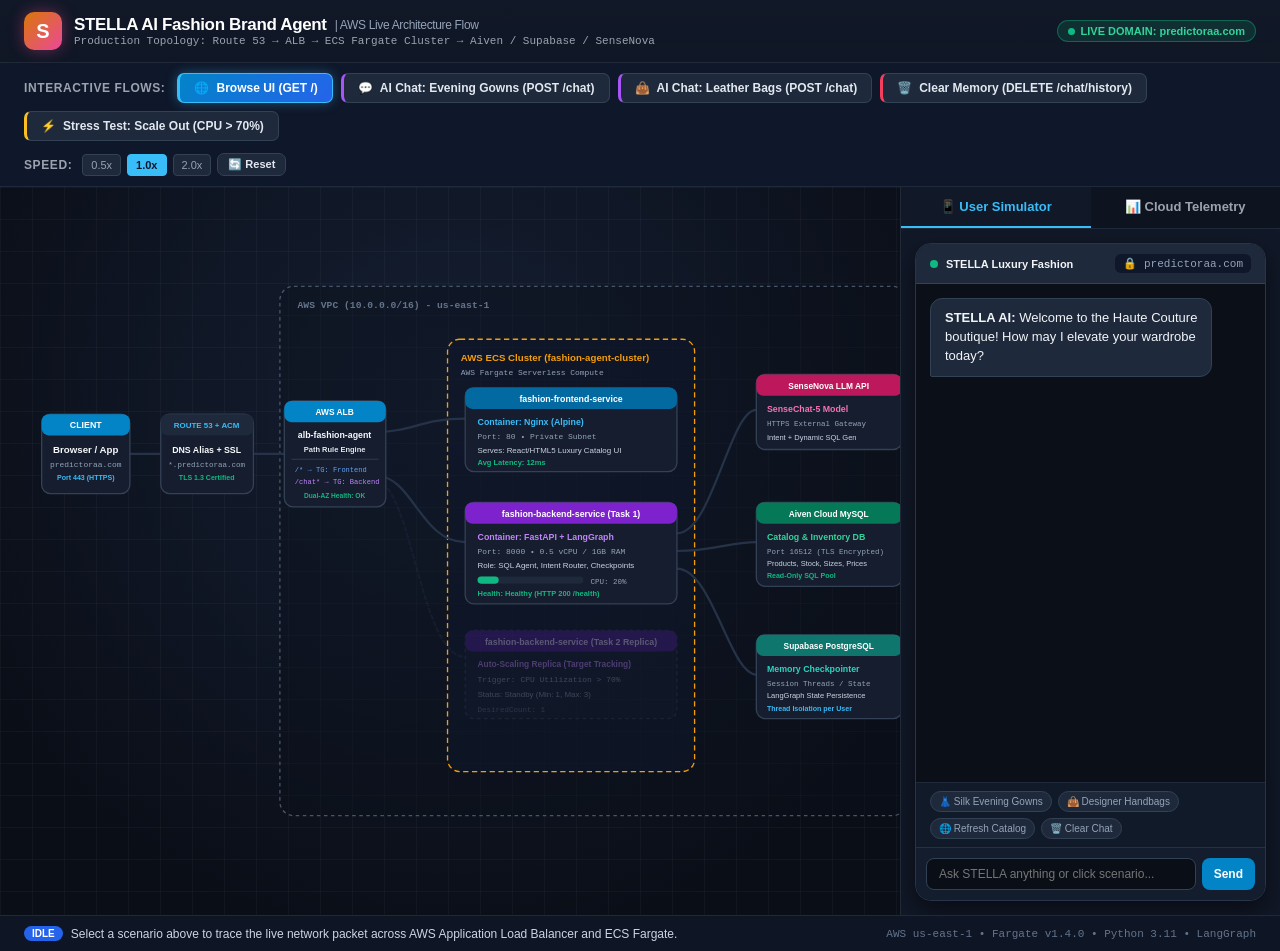
<file: docs/architecture_visualizer.html>
<!DOCTYPE html>
<html lang="en">
<head>
  <meta charset="UTF-8">
  <meta name="viewport" content="width=device-width, initial-scale=1.0">
  <title>STELLA AI — Interactive Production Architecture & Traffic Visualizer</title>
  <style>
    :root {
      --bg-dark: #0a0e17;
      --bg-panel: #111827;
      --bg-card: #1f293d;
      --border-color: #374151;
      --text-main: #f3f4f6;
      --text-muted: #9ca3af;
      --aws-orange: #ff9900;
      --blue-accent: #38bdf8;
      --purple-accent: #a855f7;
      --green-accent: #10b981;
      --pink-accent: #ec4899;
      --red-accent: #f43f5e;
      --yellow-accent: #fbbf24;
      --font-mono: ui-monospace, SFMono-Regular, Menlo, Monaco, Consolas, "Liberation Mono", monospace;
    }

    * {
      box-sizing: border-box;
      margin: 0;
      padding: 0;
    }

    body {
      background: var(--bg-dark);
      color: var(--text-main);
      font-family: -apple-system, BlinkMacSystemFont, "Segoe UI", Roboto, Oxygen, Ubuntu, Cantarell, "Open Sans", sans-serif;
      overflow-x: hidden;
      min-height: 100vh;
      display: flex;
      flex-direction: column;
    }

    /* Top Navigation Bar */
    header {
      background: linear-gradient(180deg, #111827 0%, rgba(17, 24, 39, 0.9) 100%);
      border-bottom: 1px solid #1f2937;
      padding: 12px 24px;
      display: flex;
      align-items: center;
      justify-content: space-between;
      position: sticky;
      top: 0;
      z-index: 100;
      backdrop-filter: blur(10px);
    }

    .brand {
      display: flex;
      align-items: center;
      gap: 12px;
    }

    .brand-logo {
      width: 38px;
      height: 38px;
      background: linear-gradient(135deg, #d97706, #ec4899);
      border-radius: 10px;
      display: flex;
      align-items: center;
      justify-content: center;
      font-weight: 800;
      font-size: 20px;
      color: white;
      box-shadow: 0 0 15px rgba(236, 72, 153, 0.4);
    }

    .brand-text h1 {
      font-size: 17px;
      font-weight: 700;
      letter-spacing: -0.02em;
      color: #fff;
      display: flex;
      align-items: center;
      gap: 8px;
    }

    .brand-text p {
      font-size: 11px;
      color: var(--text-muted);
      font-family: var(--font-mono);
    }

    .live-badge {
      display: inline-flex;
      align-items: center;
      gap: 6px;
      background: rgba(16, 185, 129, 0.15);
      border: 1px solid rgba(16, 185, 129, 0.4);
      color: #34d399;
      font-size: 11px;
      font-weight: 600;
      padding: 4px 10px;
      border-radius: 9999px;
    }

    .live-dot {
      width: 7px;
      height: 7px;
      background-color: #10b981;
      border-radius: 50%;
      animation: pulse 1.8s infinite;
    }

    @keyframes pulse {
      0% { transform: scale(0.95); box-shadow: 0 0 0 0 rgba(16, 185, 129, 0.7); }
      70% { transform: scale(1.15); box-shadow: 0 0 0 8px rgba(16, 185, 129, 0); }
      100% { transform: scale(0.95); box-shadow: 0 0 0 0 rgba(16, 185, 129, 0); }
    }

    /* Simulation Control Toolbar */
    .controls-bar {
      background: #0f172a;
      border-bottom: 1px solid #1e293b;
      padding: 10px 24px;
      display: flex;
      flex-wrap: wrap;
      align-items: center;
      justify-content: space-between;
      gap: 12px;
    }

    .scenarios-group {
      display: flex;
      align-items: center;
      gap: 8px;
      flex-wrap: wrap;
    }

    .group-label {
      font-size: 12px;
      font-weight: 600;
      color: var(--text-muted);
      text-transform: uppercase;
      letter-spacing: 0.05em;
      margin-right: 4px;
    }

    .sim-btn {
      background: #1e293b;
      color: #e2e8f0;
      border: 1px solid #334155;
      padding: 7px 14px;
      border-radius: 7px;
      font-size: 12px;
      font-weight: 600;
      cursor: pointer;
      display: inline-flex;
      align-items: center;
      gap: 7px;
      transition: all 0.2s ease;
      user-select: none;
    }

    .sim-btn:hover {
      background: #283548;
      border-color: #475569;
      transform: translateY(-1px);
    }

    .sim-btn:active {
      transform: translateY(0);
    }

    .sim-btn.primary {
      background: linear-gradient(135deg, #0284c7, #2563eb);
      border-color: #38bdf8;
      color: white;
      box-shadow: 0 0 12px rgba(56, 189, 248, 0.35);
    }

    .sim-btn.primary:hover {
      background: linear-gradient(135deg, #0369a1, #1d4ed8);
      box-shadow: 0 0 16px rgba(56, 189, 248, 0.5);
    }

    .sim-btn.frontend-btn {
      border-left: 3px solid var(--blue-accent);
    }

    .sim-btn.backend-btn {
      border-left: 3px solid var(--purple-accent);
    }

    .sim-btn.delete-btn {
      border-left: 3px solid var(--red-accent);
    }

    .sim-btn.spike-btn {
      border-left: 3px solid var(--yellow-accent);
    }

    .sim-btn.active {
      outline: 2px solid var(--blue-accent);
      background: #223554;
    }

    .speed-group {
      display: flex;
      align-items: center;
      gap: 6px;
    }

    .speed-btn {
      background: #1e293b;
      border: 1px solid #334155;
      color: #94a3b8;
      padding: 4px 8px;
      font-size: 11px;
      border-radius: 4px;
      cursor: pointer;
    }

    .speed-btn.active {
      background: var(--blue-accent);
      color: #0f172a;
      font-weight: 700;
      border-color: var(--blue-accent);
    }

    /* Main Container Split Layout */
    .main-layout {
      display: grid;
      grid-template-columns: 1fr 380px;
      flex: 1;
      height: calc(100vh - 120px);
      overflow: hidden;
    }

    @media (max-width: 1200px) {
      .main-layout {
        grid-template-columns: 1fr;
        height: auto;
        overflow: auto;
      }
    }

    /* Architecture Visual Canvas */
    .canvas-container {
      position: relative;
      background: radial-gradient(circle at 50% 30%, #151f33 0%, #0a0e17 80%);
      overflow: auto;
      display: flex;
      flex-direction: column;
      padding: 24px;
    }

    /* Grid overlay for tech look */
    .canvas-grid {
      position: absolute;
      inset: 0;
      background-image: 
        linear-gradient(to right, rgba(255, 255, 255, 0.03) 1px, transparent 1px),
        linear-gradient(to bottom, rgba(255, 255, 255, 0.03) 1px, transparent 1px);
      background-size: 32px 32px;
      pointer-events: none;
    }

    /* SVG Diagram Layer */
    .diagram-svg {
      width: 100%;
      min-width: 900px;
      height: 680px;
      display: block;
      margin: auto;
      position: relative;
      z-index: 10;
    }

    /* SVG Paths styling */
    .wire-path {
      fill: none;
      stroke: #253349;
      stroke-width: 2.5;
      stroke-linecap: round;
      stroke-linejoin: round;
      transition: stroke 0.3s;
    }

    .wire-path.active-path {
      stroke: #38bdf8;
      stroke-width: 3.5;
      filter: drop-shadow(0 0 6px rgba(56, 189, 248, 0.8));
    }

    .wire-path.active-path-backend {
      stroke: #a855f7;
      stroke-width: 3.5;
      filter: drop-shadow(0 0 6px rgba(168, 85, 247, 0.8));
    }

    .wire-path.active-path-db {
      stroke: #10b981;
      stroke-width: 3.5;
      filter: drop-shadow(0 0 6px rgba(16, 185, 129, 0.8));
    }

    .wire-path.active-path-delete {
      stroke: #f43f5e;
      stroke-width: 3.5;
      filter: drop-shadow(0 0 6px rgba(244, 63, 94, 0.8));
    }

    /* Glowing animated packet dot */
    .packet-dot {
      fill: #38bdf8;
      filter: drop-shadow(0 0 8px #38bdf8) drop-shadow(0 0 14px #0284c7);
      r: 6;
      display: none;
    }

    /* Node Box Styling inside SVG */
    .arch-node {
      cursor: pointer;
      transition: transform 0.2s, filter 0.2s;
    }

    .arch-node:hover {
      filter: brightness(1.15);
    }

    .node-rect {
      fill: #151d2e;
      stroke: #334155;
      stroke-width: 1.5;
      rx: 10;
      ry: 10;
      transition: all 0.3s;
    }

    .arch-node.active-node .node-rect {
      stroke: #38bdf8;
      stroke-width: 2.5;
      fill: #1c2942;
      filter: drop-shadow(0 0 14px rgba(56, 189, 248, 0.5));
    }

    .arch-node.active-node-backend .node-rect {
      stroke: #a855f7;
      stroke-width: 2.5;
      fill: #26193d;
      filter: drop-shadow(0 0 14px rgba(168, 85, 247, 0.5));
    }

    .arch-node.active-node-db .node-rect {
      stroke: #10b981;
      stroke-width: 2.5;
      fill: #132a24;
      filter: drop-shadow(0 0 14px rgba(16, 185, 129, 0.5));
    }

    .cluster-box {
      fill: rgba(15, 23, 42, 0.55);
      stroke: #f59e0b;
      stroke-width: 1.5;
      stroke-dasharray: 6 4;
      rx: 14;
    }

    .vpc-box {
      fill: rgba(10, 15, 26, 0.4);
      stroke: #475569;
      stroke-width: 1.5;
      stroke-dasharray: 4 4;
      rx: 16;
    }

    /* Right Sidebar (Tabs for Simulator & Live Logs) */
    .sidebar {
      background: var(--bg-panel);
      border-left: 1px solid #1f2937;
      display: flex;
      flex-direction: column;
      height: 100%;
      overflow: hidden;
    }

    .sidebar-tabs {
      display: flex;
      border-bottom: 1px solid #1f2937;
      background: #0d131f;
    }

    .tab-btn {
      flex: 1;
      padding: 12px;
      text-align: center;
      font-size: 13px;
      font-weight: 600;
      color: var(--text-muted);
      background: transparent;
      border: none;
      cursor: pointer;
      border-bottom: 2px solid transparent;
      transition: all 0.2s;
    }

    .tab-btn.active {
      color: #38bdf8;
      border-bottom-color: #38bdf8;
      background: #111827;
    }

    .tab-content {
      flex: 1;
      overflow-y: auto;
      display: none;
      flex-direction: column;
    }

    .tab-content.active {
      display: flex;
    }

    /* Client Simulator Frame (Tab 1) */
    .phone-mockup {
      flex: 1;
      background: #0b0f17;
      margin: 14px;
      border-radius: 16px;
      border: 1px solid #283548;
      display: flex;
      flex-direction: column;
      overflow: hidden;
      box-shadow: 0 10px 25px rgba(0, 0, 0, 0.5);
    }

    .phone-header {
      background: #1e293b;
      padding: 10px 14px;
      display: flex;
      align-items: center;
      justify-content: space-between;
      border-bottom: 1px solid #334155;
    }

    .phone-url {
      font-size: 11px;
      color: #94a3b8;
      font-family: var(--font-mono);
      background: #0f172a;
      padding: 3px 8px;
      border-radius: 6px;
      display: flex;
      align-items: center;
      gap: 5px;
    }

    .phone-chat-body {
      flex: 1;
      padding: 14px;
      overflow-y: auto;
      display: flex;
      flex-direction: column;
      gap: 12px;
      font-size: 13px;
    }

    .chat-bubble {
      padding: 10px 14px;
      border-radius: 12px;
      max-width: 88%;
      line-height: 1.45;
      animation: fadeIn 0.3s ease;
    }

    .chat-bubble.user {
      background: #0284c7;
      color: white;
      align-self: flex-end;
      border-bottom-right-radius: 2px;
    }

    .chat-bubble.ai {
      background: #1e293b;
      color: #f1f5f9;
      align-self: flex-start;
      border-bottom-left-radius: 2px;
      border: 1px solid #334155;
    }

    .chat-bubble.system {
      background: rgba(244, 63, 94, 0.1);
      border: 1px dashed rgba(244, 63, 94, 0.4);
      color: #fda4af;
      font-size: 11px;
      align-self: center;
      text-align: center;
      border-radius: 8px;
    }

    .product-card {
      background: #151e2e;
      border: 1px solid #2d3d54;
      border-radius: 8px;
      padding: 10px;
      margin-top: 8px;
    }

    .product-title {
      font-weight: 700;
      color: #f8fafc;
      font-size: 12px;
    }

    .product-meta {
      display: flex;
      justify-content: space-between;
      font-size: 11px;
      color: #38bdf8;
      margin-top: 4px;
    }

    .phone-input-bar {
      padding: 10px;
      background: #131d2e;
      border-top: 1px solid #233145;
      display: flex;
      gap: 6px;
    }

    .phone-input-bar input {
      flex: 1;
      background: #0a0e17;
      border: 1px solid #334155;
      padding: 8px 12px;
      border-radius: 8px;
      color: white;
      font-size: 12px;
      outline: none;
    }

    .phone-input-bar input:focus {
      border-color: var(--blue-accent);
    }

    .phone-send-btn {
      background: #0284c7;
      border: none;
      color: white;
      padding: 0 12px;
      border-radius: 8px;
      cursor: pointer;
      font-size: 12px;
      font-weight: 600;
    }

    .phone-send-btn:hover {
      background: #0369a1;
    }

    .quick-prompts {
      padding: 8px 14px;
      display: flex;
      flex-wrap: wrap;
      gap: 6px;
      background: #111a28;
      border-top: 1px solid #1f2a3a;
    }

    .quick-chip {
      background: #1e293b;
      border: 1px solid #334155;
      color: #94a3b8;
      padding: 4px 8px;
      border-radius: 9999px;
      font-size: 10px;
      cursor: pointer;
      transition: all 0.2s;
    }

    .quick-chip:hover {
      background: #2b3b52;
      color: #e2e8f0;
      border-color: #475569;
    }

    /* Live Telemetry / Packet Inspector (Tab 2) */
    .telemetry-pane {
      flex: 1;
      padding: 14px;
      display: flex;
      flex-direction: column;
      gap: 12px;
      overflow-y: auto;
    }

    .metrics-grid {
      display: grid;
      grid-template-columns: repeat(2, 1fr);
      gap: 10px;
    }

    .metric-card {
      background: #151d2c;
      border: 1px solid #273549;
      border-radius: 8px;
      padding: 10px;
    }

    .metric-label {
      font-size: 10px;
      color: var(--text-muted);
      text-transform: uppercase;
      letter-spacing: 0.05em;
    }

    .metric-value {
      font-size: 18px;
      font-weight: 700;
      font-family: var(--font-mono);
      margin-top: 4px;
      color: #38bdf8;
    }

    .log-terminal {
      flex: 1;
      background: #06090e;
      border: 1px solid #1e293b;
      border-radius: 8px;
      padding: 10px;
      font-family: var(--font-mono);
      font-size: 11px;
      overflow-y: auto;
      max-height: 280px;
      display: flex;
      flex-direction: column;
      gap: 4px;
    }

    .log-line {
      line-height: 1.4;
      word-break: break-all;
    }

    .log-time { color: #64748b; margin-right: 6px; }
    .log-alb { color: #38bdf8; font-weight: 600; }
    .log-be { color: #c084fc; font-weight: 600; }
    .log-fe { color: #60a5fa; font-weight: 600; }
    .log-db { color: #34d399; font-weight: 600; }
    .log-llm { color: #f472b6; font-weight: 600; }
    .log-warn { color: #fbbf24; }
    .log-err { color: #f87171; }

    .routing-rules-box {
      background: #151d2c;
      border: 1px solid #273549;
      border-radius: 8px;
      padding: 10px;
      font-size: 11px;
    }

    .routing-rules-box h4 {
      font-size: 11px;
      color: #e2e8f0;
      margin-bottom: 6px;
      display: flex;
      align-items: center;
      gap: 6px;
    }

    .rule-item {
      display: flex;
      justify-content: space-between;
      padding: 4px 6px;
      border-radius: 4px;
      background: #0f1622;
      margin-bottom: 4px;
      font-family: var(--font-mono);
    }

    .rule-item.highlighted {
      background: #1e3a5f;
      border-left: 3px solid #38bdf8;
    }

    /* Explanation Banner at Bottom */
    .flow-explainer {
      background: #0e1626;
      border-top: 1px solid #1e293b;
      padding: 10px 24px;
      font-size: 12px;
      display: flex;
      align-items: center;
      justify-content: space-between;
      gap: 16px;
    }

    .flow-step-text {
      color: #cbd5e1;
      display: flex;
      align-items: center;
      gap: 8px;
    }

    .step-pill {
      background: #2563eb;
      color: white;
      padding: 2px 8px;
      border-radius: 9999px;
      font-weight: 700;
      font-size: 10px;
    }

    @keyframes fadeIn {
      from { opacity: 0; transform: translateY(6px); }
      to { opacity: 1; transform: translateY(0); }
    }
  </style>
</head>
<body>

  <!-- Top Header Bar -->
  <header>
    <div class="brand">
      <div class="brand-logo">S</div>
      <div class="brand-text">
        <h1>STELLA AI Fashion Brand Agent <span style="font-size: 12px; font-weight: normal; color: #94a3b8;">| AWS Live Architecture Flow</span></h1>
        <p>Production Topology: Route 53 &rarr; ALB &rarr; ECS Fargate Cluster &rarr; Aiven / Supabase / SenseNova</p>
      </div>
    </div>
    <div style="display: flex; align-items: center; gap: 14px;">
      <span class="live-badge"><span class="live-dot"></span> LIVE DOMAIN: predictoraa.com</span>
    </div>
  </header>

  <!-- Interactive Controls Toolbar -->
  <div class="controls-bar">
    <div class="scenarios-group">
      <span class="group-label">Interactive Flows:</span>
      <button class="sim-btn primary frontend-btn" onclick="triggerScenario('frontend')">
        <span>🌐</span> Browse UI (GET /)
      </button>
      <button class="sim-btn backend-btn" onclick="triggerScenario('chat_dress')">
        <span>💬</span> AI Chat: Evening Gowns (POST /chat)
      </button>
      <button class="sim-btn backend-btn" onclick="triggerScenario('chat_handbag')">
        <span>👜</span> AI Chat: Leather Bags (POST /chat)
      </button>
      <button class="sim-btn delete-btn" onclick="triggerScenario('delete_chat')">
        <span>🗑️</span> Clear Memory (DELETE /chat/history)
      </button>
      <button class="sim-btn spike-btn" onclick="triggerScenario('stress_test')">
        <span>⚡</span> Stress Test: Scale Out (CPU > 70%)
      </button>
    </div>

    <div class="speed-group">
      <span class="group-label">Speed:</span>
      <button class="speed-btn" onclick="setSpeed(0.5, this)">0.5x</button>
      <button class="speed-btn active" onclick="setSpeed(1.0, this)">1.0x</button>
      <button class="speed-btn" onclick="setSpeed(2.0, this)">2.0x</button>
      <button class="sim-btn" style="padding: 4px 10px; font-size: 11px;" onclick="resetSimulation()">🔄 Reset</button>
    </div>
  </div>

  <!-- Main Split Layout -->
  <div class="main-layout">
    
    <!-- Left Area: Live Diagram Canvas -->
    <div class="canvas-container" id="canvas-container">
      <div class="canvas-grid"></div>

      <!-- Main SVG Canvas for Animated Lines and Nodes -->
      <svg class="diagram-svg" id="arch-svg" viewBox="0 0 1020 660">
        <defs>
          <!-- Gradients -->
          <linearGradient id="clientGrad" x1="0%" y1="0%" x2="100%" y2="100%">
            <stop offset="0%" stop-color="#0284c7" />
            <stop offset="100%" stop-color="#0369a1" />
          </linearGradient>
          <linearGradient id="albGrad" x1="0%" y1="0%" x2="100%" y2="100%">
            <stop offset="0%" stop-color="#0284c7" />
            <stop offset="100%" stop-color="#38bdf8" />
          </linearGradient>
          <linearGradient id="ecsGrad" x1="0%" y1="0%" x2="100%" y2="100%">
            <stop offset="0%" stop-color="#d97706" />
            <stop offset="100%" stop-color="#f59e0b" />
          </linearGradient>
          <linearGradient id="feGrad" x1="0%" y1="0%" x2="100%" y2="100%">
            <stop offset="0%" stop-color="#0284c7" />
            <stop offset="100%" stop-color="#2563eb" />
          </linearGradient>
          <linearGradient id="beGrad" x1="0%" y1="0%" x2="100%" y2="100%">
            <stop offset="0%" stop-color="#9333ea" />
            <stop offset="100%" stop-color="#c084fc" />
          </linearGradient>
          <linearGradient id="dbGrad" x1="0%" y1="0%" x2="100%" y2="100%">
            <stop offset="0%" stop-color="#059669" />
            <stop offset="100%" stop-color="#10b981" />
          </linearGradient>
          <linearGradient id="llmGrad" x1="0%" y1="0%" x2="100%" y2="100%">
            <stop offset="0%" stop-color="#db2777" />
            <stop offset="100%" stop-color="#ec4899" />
          </linearGradient>

          <!-- Drop Shadow Filter -->
          <filter id="glow" x="-20%" y="-20%" width="140%" height="140%">
            <feGaussianBlur stdDeviation="4" result="blur" />
            <feComposite in="SourceGraphic" in2="blur" operator="over" />
          </filter>
        </defs>

        <!-- Container VPC Box -->
        <rect class="vpc-box" x="290" y="30" width="710" height="600" />
        <text x="310" y="55" fill="#64748b" font-size="11" font-family="monospace" font-weight="700">AWS VPC (10.0.0.0/16) - us-east-1</text>

        <!-- ECS Cluster Box -->
        <rect class="cluster-box" x="480" y="90" width="280" height="490" />
        <text x="495" y="115" fill="#f59e0b" font-size="11" font-weight="700">AWS ECS Cluster (fashion-agent-cluster)</text>
        <text x="495" y="130" fill="#94a3b8" font-size="9" font-family="monospace">AWS Fargate Serverless Compute</text>

        <!-- CONNECTOR PATHS -->
        <!-- Path 1: Client -> Route 53 -->
        <path id="path-client-dns" class="wire-path" d="M 120 220 L 175 220" />
        
        <!-- Path 2: Route 53 -> ALB -->
        <path id="path-dns-alb" class="wire-path" d="M 235 220 L 320 220" />

        <!-- Path 3A: ALB -> Frontend TG (Rule: Path /*) -->
        <path id="path-alb-frontend" class="wire-path" d="M 400 195 C 440 195, 450 180, 500 180" />

        <!-- Path 3B: ALB -> Backend TG (Rule: Path /chat*, /products*, /auth*) -->
        <path id="path-alb-backend" class="wire-path" d="M 400 245 C 440 245, 450 320, 500 320" />

        <!-- Path 3C: ALB -> Backend Replica 2 (Auto-Scaled) -->
        <path id="path-alb-backend-rep2" class="wire-path" d="M 400 250 C 440 260, 450 450, 500 450" opacity="0.3" stroke-dasharray="4 4" />

        <!-- Path 4A: Backend -> SenseNova LLM API -->
        <path id="path-backend-llm" class="wire-path" d="M 740 310 C 780 310, 800 170, 830 170" />

        <!-- Path 4B: Backend -> Aiven MySQL (Catalog & Inventory) -->
        <path id="path-backend-mysql" class="wire-path" d="M 740 330 C 780 330, 800 320, 830 320" />

        <!-- Path 4C: Backend -> Supabase Postgres (Memory Checkpointer) -->
        <path id="path-backend-supabase" class="wire-path" d="M 740 350 C 780 350, 800 470, 830 470" />

        <!-- Return Paths for Data Response Animation -->
        <path id="path-return-fe-client" class="wire-path" d="M 500 200 C 440 200, 380 260, 120 240" opacity="0" />
        <path id="path-return-be-client" class="wire-path" d="M 500 340 C 430 340, 360 270, 120 240" opacity="0" />

        <!-- ARCHITECTURE NODES -->

        <!-- 1. Client Node -->
        <g id="node-client" class="arch-node" transform="translate(20, 175)">
          <rect class="node-rect" width="100" height="90" />
          <rect x="0" y="0" width="100" height="24" rx="8" fill="#0284c7" />
          <text x="50" y="16" fill="white" font-size="10" font-weight="700" text-anchor="middle">CLIENT</text>
          <text x="50" y="44" fill="#f8fafc" font-size="11" font-weight="600" text-anchor="middle">Browser / App</text>
          <text x="50" y="60" fill="#94a3b8" font-size="9" font-family="monospace" text-anchor="middle">predictoraa.com</text>
          <text x="50" y="74" fill="#38bdf8" font-size="8" font-weight="600" text-anchor="middle">Port 443 (HTTPS)</text>
        </g>

        <!-- 2. DNS & SSL Node (Route 53 + ACM) -->
        <g id="node-dns" class="arch-node" transform="translate(155, 175)">
          <rect class="node-rect" width="105" height="90" />
          <rect x="0" y="0" width="105" height="24" rx="8" fill="#1e293b" />
          <text x="52" y="16" fill="#38bdf8" font-size="9" font-weight="700" text-anchor="middle">ROUTE 53 + ACM</text>
          <text x="52" y="44" fill="#f8fafc" font-size="10" font-weight="600" text-anchor="middle">DNS Alias + SSL</text>
          <text x="52" y="60" fill="#94a3b8" font-size="8.5" font-family="monospace" text-anchor="middle">*.predictoraa.com</text>
          <text x="52" y="74" fill="#10b981" font-size="8" font-weight="600" text-anchor="middle">TLS 1.3 Certified</text>
        </g>

        <!-- 3. Application Load Balancer (ALB) -->
        <g id="node-alb" class="arch-node" transform="translate(295, 160)">
          <rect class="node-rect" width="115" height="120" />
          <rect x="0" y="0" width="115" height="24" rx="8" fill="#0284c7" />
          <text x="57" y="16" fill="white" font-size="9.5" font-weight="700" text-anchor="middle">AWS ALB</text>
          <text x="57" y="42" fill="#f8fafc" font-size="10" font-weight="700" text-anchor="middle">alb-fashion-agent</text>
          <text x="57" y="58" fill="#e2e8f0" font-size="8.5" font-weight="600" text-anchor="middle">Path Rule Engine</text>
          
          <line x1="8" y1="66" x2="107" y2="66" stroke="#334155" stroke-width="1" />
          
          <text x="12" y="80" fill="#60a5fa" font-size="8" font-family="monospace">/* &rarr; TG: Frontend</text>
          <text x="12" y="94" fill="#c084fc" font-size="8" font-family="monospace">/chat* &rarr; TG: Backend</text>
          <text x="57" y="110" fill="#10b981" font-size="7.5" font-weight="600" text-anchor="middle">Dual-AZ Health: OK</text>
        </g>

        <!-- 4A. Frontend ECS Service (Nginx Container) -->
        <g id="node-frontend" class="arch-node" transform="translate(500, 145)">
          <rect class="node-rect" width="240" height="95" />
          <rect x="0" y="0" width="240" height="24" rx="8" fill="#0369a1" />
          <text x="120" y="16" fill="white" font-size="10" font-weight="700" text-anchor="middle">fashion-frontend-service</text>
          <text x="14" y="42" fill="#38bdf8" font-size="10" font-weight="700">Container: Nginx (Alpine)</text>
          <text x="14" y="58" fill="#94a3b8" font-size="9" font-family="monospace">Port: 80 &bull; Private Subnet</text>
          <text x="14" y="74" fill="#cbd5e1" font-size="9">Serves: React/HTML5 Luxury Catalog UI</text>
          <text x="14" y="88" fill="#10b981" font-size="8.5" font-weight="600">Avg Latency: 12ms</text>
        </g>

        <!-- 4B. Backend ECS Service Task 1 (FastAPI + LangGraph) -->
        <g id="node-backend-1" class="arch-node" transform="translate(500, 275)">
          <rect class="node-rect" width="240" height="115" />
          <rect x="0" y="0" width="240" height="24" rx="8" fill="#7e22ce" />
          <text x="120" y="16" fill="white" font-size="10" font-weight="700" text-anchor="middle">fashion-backend-service (Task 1)</text>
          <text x="14" y="42" fill="#c084fc" font-size="10" font-weight="700">Container: FastAPI + LangGraph</text>
          <text x="14" y="58" fill="#94a3b8" font-size="9" font-family="monospace">Port: 8000 &bull; 0.5 vCPU / 1GB RAM</text>
          <text x="14" y="74" fill="#cbd5e1" font-size="9">Role: SQL Agent, Intent Router, Checkpoints</text>
          
          <!-- CPU Meter bar -->
          <rect x="14" y="84" width="120" height="8" rx="4" fill="#1e293b" />
          <rect id="cpu-bar-fill-1" x="14" y="84" width="24" height="8" rx="4" fill="#10b981" />
          <text id="cpu-bar-text-1" x="142" y="92" fill="#94a3b8" font-size="8.5" font-family="monospace">CPU: 20%</text>
          <text x="14" y="106" fill="#10b981" font-size="8.5" font-weight="600">Health: Healthy (HTTP 200 /health)</text>
        </g>

        <!-- 4C. Backend ECS Service Task 2 (Auto-Scaling Replica) -->
        <g id="node-backend-2" class="arch-node" transform="translate(500, 420)" opacity="0.35">
          <rect class="node-rect" width="240" height="100" stroke-dasharray="4 4" />
          <rect x="0" y="0" width="240" height="24" rx="8" fill="#4c1d95" />
          <text x="120" y="16" fill="#e9d5ff" font-size="10" font-weight="700" text-anchor="middle">fashion-backend-service (Task 2 Replica)</text>
          <text x="14" y="42" fill="#c084fc" font-size="9.5" font-weight="700">Auto-Scaling Replica (Target Tracking)</text>
          <text x="14" y="58" fill="#94a3b8" font-size="9" font-family="monospace">Trigger: CPU Utilization &gt; 70%</text>
          <text id="task2-status-text" x="14" y="76" fill="#94a3b8" font-size="9">Status: Standby (Min: 1, Max: 3)</text>
          <text x="14" y="92" fill="#64748b" font-size="8.5" font-family="monospace">DesiredCount: 1</text>
        </g>

        <!-- 5A. External LLM: SenseNova -->
        <g id="node-llm" class="arch-node" transform="translate(830, 130)">
          <rect class="node-rect" width="165" height="85" />
          <rect x="0" y="0" width="165" height="24" rx="8" fill="#be185d" />
          <text x="82" y="16" fill="white" font-size="9.5" font-weight="700" text-anchor="middle">SenseNova LLM API</text>
          <text x="12" y="42" fill="#f472b6" font-size="10" font-weight="700">SenseChat-5 Model</text>
          <text x="12" y="58" fill="#94a3b8" font-size="8.5" font-family="monospace">HTTPS External Gateway</text>
          <text x="12" y="74" fill="#cbd5e1" font-size="8.5">Intent + Dynamic SQL Gen</text>
        </g>

        <!-- 5B. External Database 1: Aiven Cloud MySQL -->
        <g id="node-mysql" class="arch-node" transform="translate(830, 275)">
          <rect class="node-rect" width="165" height="95" />
          <rect x="0" y="0" width="165" height="24" rx="8" fill="#047857" />
          <text x="82" y="16" fill="white" font-size="9.5" font-weight="700" text-anchor="middle">Aiven Cloud MySQL</text>
          <text x="12" y="42" fill="#34d399" font-size="10" font-weight="700">Catalog &amp; Inventory DB</text>
          <text x="12" y="58" fill="#94a3b8" font-size="8.5" font-family="monospace">Port 16512 (TLS Encrypted)</text>
          <text x="12" y="72" fill="#cbd5e1" font-size="8.5">Products, Stock, Sizes, Prices</text>
          <text x="12" y="86" fill="#10b981" font-size="8" font-weight="600">Read-Only SQL Pool</text>
        </g>

        <!-- 5C. External Database 2: Supabase PostgreSQL -->
        <g id="node-supabase" class="arch-node" transform="translate(830, 425)">
          <rect class="node-rect" width="165" height="95" />
          <rect x="0" y="0" width="165" height="24" rx="8" fill="#0f766e" />
          <text x="82" y="16" fill="white" font-size="9.5" font-weight="700" text-anchor="middle">Supabase PostgreSQL</text>
          <text x="12" y="42" fill="#2dd4bf" font-size="10" font-weight="700">Memory Checkpointer</text>
          <text x="12" y="58" fill="#94a3b8" font-size="8.5" font-family="monospace">Session Threads / State</text>
          <text x="12" y="72" fill="#cbd5e1" font-size="8.5">LangGraph State Persistence</text>
          <text x="12" y="86" fill="#38bdf8" font-size="8" font-weight="600">Thread Isolation per User</text>
        </g>

        <!-- Moving Packet Circle -->
        <circle id="live-packet" class="packet-dot" cx="0" cy="0" r="7" />
      </svg>
    </div>

    <!-- Right Sidebar (Tabs for Client Simulator & Telemetry) -->
    <div class="sidebar">
      <div class="sidebar-tabs">
        <button class="tab-btn active" onclick="switchTab('simulator', this)">📱 User Simulator</button>
        <button class="tab-btn" onclick="switchTab('telemetry', this)">📊 Cloud Telemetry</button>
      </div>

      <!-- Tab 1: Client Device Simulator -->
      <div id="tab-simulator" class="tab-content active">
        <div class="phone-mockup">
          <div class="phone-header">
            <div style="display:flex; align-items:center; gap: 8px;">
              <span style="width: 8px; height: 8px; border-radius: 50%; background: #10b981;"></span>
              <span style="font-weight: 700; font-size: 11px;">STELLA Luxury Fashion</span>
            </div>
            <div class="phone-url">🔒 predictoraa.com</div>
          </div>

          <div class="phone-chat-body" id="chat-messages">
            <div class="chat-bubble ai">
              <strong>STELLA AI:</strong> Welcome to the Haute Couture boutique! How may I elevate your wardrobe today?
            </div>
          </div>

          <!-- Quick action chips -->
          <div class="quick-prompts">
            <span class="quick-chip" onclick="triggerScenario('chat_dress')">👗 Silk Evening Gowns</span>
            <span class="quick-chip" onclick="triggerScenario('chat_handbag')">👜 Designer Handbags</span>
            <span class="quick-chip" onclick="triggerScenario('frontend')">🌐 Refresh Catalog</span>
            <span class="quick-chip" onclick="triggerScenario('delete_chat')">🗑️ Clear Chat</span>
          </div>

          <div class="phone-input-bar">
            <input type="text" id="custom-query-input" placeholder="Ask STELLA anything or click scenario..." onkeypress="handleInputKey(event)">
            <button class="phone-send-btn" onclick="sendCustomUserQuery()">Send</button>
          </div>
        </div>
      </div>

      <!-- Tab 2: Live Cloud Telemetry & Packet Inspector -->
      <div id="tab-telemetry" class="tab-content">
        <div class="telemetry-pane">
          
          <!-- Cloud Metrics HUD -->
          <div class="metrics-grid">
            <div class="metric-card">
              <div class="metric-label">ALB Response Latency</div>
              <div class="metric-value" id="metric-latency">48 ms</div>
            </div>
            <div class="metric-card">
              <div class="metric-label">Backend CPU Usage</div>
              <div class="metric-value" id="metric-cpu" style="color: #10b981;">22 %</div>
            </div>
            <div class="metric-card">
              <div class="metric-label">Active Fargate Tasks</div>
              <div class="metric-value" id="metric-tasks">2 Tasks</div>
            </div>
            <div class="metric-card">
              <div class="metric-label">HTTP Status Code</div>
              <div class="metric-value" id="metric-status" style="color: #10b981;">200 OK</div>
            </div>
          </div>

          <!-- Path Routing Rules Box -->
          <div class="routing-rules-box">
            <h4>⚖️ ALB Path Routing Table (alb-fashion-agent)</h4>
            <div class="rule-item" id="rule-item-fe">
              <span>Path: <code>/*</code> (Default)</span>
              <span style="color:#60a5fa;">&rarr; tg-fashion-frontend:80</span>
            </div>
            <div class="rule-item" id="rule-item-be">
              <span>Path: <code>/chat*</code>, <code>/products*</code></span>
              <span style="color:#c084fc;">&rarr; tg-fashion-backend:8000</span>
            </div>
          </div>

          <!-- Live Log Terminal -->
          <div style="display:flex; justify-content:space-between; align-items:center;">
            <span style="font-size: 11px; font-weight: 700; color: #94a3b8;">ECS &amp; ALB LOG STREAM</span>
            <button onclick="clearLogs()" style="background:transparent; border:none; color:#64748b; font-size:10px; cursor:pointer;">Clear</button>
          </div>
          <div class="log-terminal" id="log-terminal">
            <div class="log-line"><span class="log-time">[System]</span> Visualizer initialized. Ready for traffic simulation.</div>
            <div class="log-line"><span class="log-time">[ALB]</span> Target group tg-fashion-backend health check: 200 OK</div>
            <div class="log-line"><span class="log-time">[ALB]</span> Target group tg-fashion-frontend health check: 200 OK</div>
          </div>

        </div>
      </div>

    </div>
  </div>

  <!-- Bottom Explainer Status Bar -->
  <div class="flow-explainer">
    <div class="flow-step-text" id="flow-step-description">
      <span class="step-pill">IDLE</span>
      <span>Select a scenario above to trace the live network packet across AWS Application Load Balancer and ECS Fargate.</span>
    </div>
    <div style="font-size: 11px; color: #64748b; font-family: monospace;">
      AWS us-east-1 &bull; Fargate v1.4.0 &bull; Python 3.11 &bull; LangGraph
    </div>
  </div>

  <!-- Interactive JavaScript Engine -->
  <script>
    // System State Variables
    let animationSpeed = 1.0;
    let isAnimating = false;
    let autoScaleActive = false;

    // SVG and DOM Elements
    const svg = document.getElementById('arch-svg');
    const packet = document.getElementById('live-packet');
    const flowStepEl = document.getElementById('flow-step-description');
    const logTerminal = document.getElementById('log-terminal');
    const chatContainer = document.getElementById('chat-messages');

    // Metrics elements
    const metricLatency = document.getElementById('metric-latency');
    const metricCpu = document.getElementById('metric-cpu');
    const metricTasks = document.getElementById('metric-tasks');
    const metricStatus = document.getElementById('metric-status');

    function setSpeed(speed, btn) {
      animationSpeed = speed;
      document.querySelectorAll('.speed-btn').forEach(b => b.classList.remove('active'));
      btn.classList.add('active');
      log(`Animation speed updated to ${speed}x`);
    }

    function switchTab(tabName, btn) {
      document.querySelectorAll('.tab-btn').forEach(b => b.classList.remove('active'));
      document.querySelectorAll('.tab-content').forEach(c => c.classList.remove('active'));
      btn.classList.add('active');
      document.getElementById(`tab-${tabName}`).classList.add('active');
    }

    function log(message, type = 'System') {
      const now = new Date();
      const timeStr = now.toTimeString().split(' ')[0] + '.' + String(now.getMilliseconds()).padStart(3, '0');
      const line = document.createElement('div');
      line.className = 'log-line';

      let typeClass = 'log-alb';
      if (type === 'Backend') typeClass = 'log-be';
      if (type === 'Frontend') typeClass = 'log-fe';
      if (type === 'Database') typeClass = 'log-db';
      if (type === 'LLM') typeClass = 'log-llm';
      if (type === 'Warn') typeClass = 'log-warn';
      if (type === 'Error') typeClass = 'log-err';

      line.innerHTML = `<span class="log-time">[${timeStr}]</span> <span class="${typeClass}">[${type}]</span> ${message}`;
      logTerminal.appendChild(line);
      logTerminal.scrollTop = logTerminal.scrollHeight;
    }

    function clearLogs() {
      logTerminal.innerHTML = '<div class="log-line"><span class="log-time">[System]</span> Logs cleared.</div>';
    }

    function updateStepText(pillText, description) {
      flowStepEl.innerHTML = `<span class="step-pill">${pillText}</span> <span>${description}</span>`;
    }

    function resetSimulation() {
      isAnimating = false;
      packet.style.display = 'none';
      document.querySelectorAll('.wire-path').forEach(p => {
        p.classList.remove('active-path', 'active-path-backend', 'active-path-db', 'active-path-delete');
      });
      document.querySelectorAll('.arch-node').forEach(n => {
        n.classList.remove('active-node', 'active-node-backend', 'active-node-db');
      });
      document.querySelectorAll('.rule-item').forEach(r => r.classList.remove('highlighted'));
      
      // Reset Task 2 replica
      autoScaleActive = false;
      const task2 = document.getElementById('node-backend-2');
      task2.style.opacity = '0.35';
      document.getElementById('task2-status-text').textContent = 'Status: Standby (Min: 1, Max: 3)';
      document.getElementById('task2-status-text').setAttribute('fill', '#94a3b8');
      document.getElementById('cpu-bar-fill-1').setAttribute('width', '24');
      document.getElementById('cpu-bar-fill-1').setAttribute('fill', '#10b981');
      document.getElementById('cpu-bar-text-1').textContent = 'CPU: 20%';

      metricTasks.textContent = '2 Tasks';
      metricCpu.textContent = '22 %';
      metricCpu.style.color = '#10b981';
      metricLatency.textContent = '48 ms';
      metricStatus.textContent = '200 OK';

      updateStepText('IDLE', 'Simulation reset. Ready for new traffic requests.');
      log('All nodes and network connections reset.');
    }

    // Animate packet along an SVG path
    function animateAlongPath(pathId, duration, color = '#38bdf8', reverse = false) {
      return new Promise((resolve) => {
        const path = document.getElementById(pathId);
        if (!path) {
          resolve();
          return;
        }

        const pathLength = path.getTotalLength();
        packet.setAttribute('fill', color);
        packet.style.display = 'block';

        const startTime = performance.now();
        const adjustedDuration = duration / animationSpeed;

        function step(currentTime) {
          const elapsed = currentTime - startTime;
          const progress = Math.min(elapsed / adjustedDuration, 1.0);
          const currentDistance = reverse ? pathLength * (1 - progress) : pathLength * progress;
          const point = path.getPointAtLength(currentDistance);

          packet.setAttribute('cx', point.x);
          packet.setAttribute('cy', point.y);

          if (progress < 1.0 && isAnimating) {
            requestAnimationFrame(step);
          } else {
            resolve();
          }
        }

        requestAnimationFrame(step);
      });
    }

    function highlightNode(nodeId, type = 'blue', active = true) {
      const node = document.getElementById(nodeId);
      if (!node) return;
      if (active) {
        if (type === 'backend') node.classList.add('active-node-backend');
        else if (type === 'db') node.classList.add('active-node-db');
        else node.classList.add('active-node');
      } else {
        node.classList.remove('active-node', 'active-node-backend', 'active-node-db');
      }
    }

    function highlightPath(pathId, className = 'active-path', active = true) {
      const path = document.getElementById(pathId);
      if (!path) return;
      if (active) path.classList.add(className);
      else path.classList.remove(className);
    }

    // Scenario Handler
    async function triggerScenario(type) {
      if (isAnimating) {
        log('A request is currently in flight. Please wait...', 'Warn');
        return;
      }
      isAnimating = true;

      if (type === 'frontend') {
        await runFrontendFlow();
      } else if (type === 'chat_dress') {
        await runChatFlow('Looking for a red silk evening gown under ₹20,000 for a gala');
      } else if (type === 'chat_handbag') {
        await runChatFlow('Show me luxury quilted leather handbags in stock');
      } else if (type === 'delete_chat') {
        await runDeleteFlow();
      } else if (type === 'stress_test') {
        await runStressTestFlow();
      }

      isAnimating = false;
    }

    /* SCENARIO 1: Frontend Browse Flow */
    async function runFrontendFlow() {
      log('User initiated GET / (Frontend Catalog Page)', 'Client');
      updateStepText('CLIENT', 'User requests https://predictoraa.com/ - Querying DNS');
      highlightNode('node-client', 'blue', true);

      // 1. Client -> DNS
      highlightPath('path-client-dns', 'active-path', true);
      await animateAlongPath('path-client-dns', 400, '#38bdf8');
      highlightNode('node-dns', 'blue', true);
      log('Route 53 resolved predictoraa.com &rarr; ALB DualStack DNS', 'DNS');

      // 2. DNS -> ALB
      highlightPath('path-dns-alb', 'active-path', true);
      await animateAlongPath('path-dns-alb', 400, '#38bdf8');
      highlightNode('node-alb', 'blue', true);
      log('TLS Handshake completed (ACM Cert valid for *.predictoraa.com)', 'ALB');
      
      // ALB Rule Evaluation
      updateStepText('ALB EVAL', 'ALB evaluating path: "/" &rarr; Matches default rule "/*"');
      document.getElementById('rule-item-fe').classList.add('highlighted');
      log('Path "/" matches Default Rule "/*" &rarr; Routing to target group "tg-fashion-frontend"', 'ALB');
      await new Promise(r => setTimeout(r, 400));

      // 3. ALB -> Frontend Nginx Service
      highlightPath('path-alb-frontend', 'active-path', true);
      await animateAlongPath('path-alb-frontend', 600, '#38bdf8');
      highlightNode('node-frontend', 'blue', true);
      log('Nginx serving static bundle: index.html, styles.css, bundle.js', 'Frontend');
      updateStepText('FRONTEND', 'Nginx container in private subnet served luxury catalog HTML (HTTP 200)');
      await new Promise(r => setTimeout(r, 500));

      // 4. Return to Client
      log('HTTP 200 OK (Content-Length: 48KB) returned to client in 14ms', 'ALB');
      metricLatency.textContent = '14 ms';
      metricStatus.textContent = '200 OK';
      highlightPath('path-alb-frontend', 'active-path', false);
      highlightPath('path-dns-alb', 'active-path', false);
      highlightPath('path-client-dns', 'active-path', false);
      highlightNode('node-frontend', 'blue', false);
      highlightNode('node-alb', 'blue', false);
      highlightNode('node-dns', 'blue', false);
      document.getElementById('rule-item-fe').classList.remove('highlighted');
      packet.style.display = 'none';

      // Update UI Simulator
      addChatMessage('ai', '🛍️ <strong>Catalog Refreshed:</strong> Displaying latest 2026 Haute Couture collection directly from Nginx.');
      updateStepText('COMPLETED', 'Frontend page loaded successfully in 14ms.');
    }

    /* SCENARIO 2: AI Chat Backend Flow */
    async function runChatFlow(userMessage) {
      log(`User sent chat message: "${userMessage}"`, 'Client');
      addChatMessage('user', userMessage);
      updateStepText('CLIENT', 'Sending POST /chat with thread_id to ALB');
      highlightNode('node-client', 'blue', true);

      // 1. Client -> DNS -> ALB
      highlightPath('path-client-dns', 'active-path', true);
      await animateAlongPath('path-client-dns', 400, '#38bdf8');
      highlightNode('node-dns', 'blue', true);

      highlightPath('path-dns-alb', 'active-path', true);
      await animateAlongPath('path-dns-alb', 400, '#38bdf8');
      highlightNode('node-alb', 'blue', true);

      // ALB Path Evaluation: /chat matches Backend TG
      updateStepText('ALB EVAL', 'ALB evaluates path: "/chat" &rarr; Matches Rule 1: /chat*');
      document.getElementById('rule-item-be').classList.add('highlighted');
      log('Path "/chat" matches Rule 1 &rarr; Forwarding to target group "tg-fashion-backend:8000"', 'ALB');
      await new Promise(r => setTimeout(r, 450));

      // 2. ALB -> Backend Task 1
      highlightPath('path-alb-backend', 'active-path-backend', true);
      await animateAlongPath('path-alb-backend', 650, '#c084fc');
      highlightNode('node-backend-1', 'backend', true);
      log('FastAPI container received POST /chat &bull; LangGraph agent activated', 'Backend');
      updateStepText('LANGGRAPH', 'FastAPI agent parsing user intent & query constraints');
      
      // Temporary CPU bump
      document.getElementById('cpu-bar-fill-1').setAttribute('width', '42');
      document.getElementById('cpu-bar-text-1').textContent = 'CPU: 35%';
      metricCpu.textContent = '35 %';
      await new Promise(r => setTimeout(r, 400));

      // 3. Backend -> SenseNova LLM (Intent Extraction & SQL Synthesis)
      updateStepText('LLM INFERENCE', 'Calling SenseNova API: generating parameterized SQL query');
      highlightPath('path-backend-llm', 'active-path-db', true);
      await animateAlongPath('path-backend-llm', 600, '#ec4899');
      highlightNode('node-llm', 'db', true);
      log('SenseNova LLM synthesized SQL query: "SELECT * FROM products WHERE category = ... AND price <= ..."', 'LLM');
      await new Promise(r => setTimeout(r, 600));

      // Return LLM packet to backend
      await animateAlongPath('path-backend-llm', 500, '#ec4899', true);
      highlightNode('node-llm', 'db', false);
      highlightPath('path-backend-llm', 'active-path-db', false);

      // 4. Backend -> Aiven MySQL (Catalog execution)
      updateStepText('DATABASE', 'Executing SQL query against Aiven Cloud MySQL (Port 16512 TLS)');
      highlightPath('path-backend-mysql', 'active-path-db', true);
      await animateAlongPath('path-backend-mysql', 600, '#10b981');
      highlightNode('node-mysql', 'db', true);
      log('Aiven MySQL executed query in 38ms &bull; Returned 3 matching luxury items', 'Database');
      await new Promise(r => setTimeout(r, 550));

      // Return MySQL data packet to backend
      await animateAlongPath('path-backend-mysql', 500, '#10b981', true);
      highlightNode('node-mysql', 'db', false);
      highlightPath('path-backend-mysql', 'active-path-db', false);

      // 5. Backend -> Supabase PostgreSQL (Save state checkpoint)
      updateStepText('STATE MEMORY', 'Persisting thread history to Supabase PostgreSQL checkpointer');
      highlightPath('path-backend-supabase', 'active-path-db', true);
      await animateAlongPath('path-backend-supabase', 600, '#2dd4bf');
      highlightNode('node-supabase', 'db', true);
      log('Supabase committed state checkpoint for thread_id "usr_fashion_01"', 'Database');
      await new Promise(r => setTimeout(r, 500));

      // Return Supabase confirmation
      await animateAlongPath('path-backend-supabase', 500, '#2dd4bf', true);
      highlightNode('node-supabase', 'db', false);
      highlightPath('path-backend-supabase', 'active-path-db', false);

      // 6. Return response to Client
      updateStepText('RESPONSE', 'Backend returning AI recommendation JSON to ALB &rarr; Client');
      log('FastAPI completed pipeline in 842ms &bull; HTTP 200 response returned', 'Backend');
      metricLatency.textContent = '842 ms';
      metricStatus.textContent = '200 OK';

      // Clear highlights
      highlightPath('path-alb-backend', 'active-path-backend', false);
      highlightPath('path-dns-alb', 'active-path', false);
      highlightPath('path-client-dns', 'active-path', false);
      highlightNode('node-backend-1', 'backend', false);
      highlightNode('node-alb', 'blue', false);
      highlightNode('node-dns', 'blue', false);
      document.getElementById('rule-item-be').classList.remove('highlighted');
      packet.style.display = 'none';

      // Reset CPU
      document.getElementById('cpu-bar-fill-1').setAttribute('width', '24');
      document.getElementById('cpu-bar-text-1').textContent = 'CPU: 20%';
      metricCpu.textContent = '20 %';

      // Deliver Response into Chat UI
      if (userMessage.toLowerCase().includes('gown') || userMessage.toLowerCase().includes('dress')) {
        addChatMessage('ai', `
          I found an exquisite selection for your gala:
          <div class="product-card">
            <div class="product-title">Ruby Red Silk Crêpe Evening Gown</div>
            <div style="font-size:11px; color:#cbd5e1; margin-top:2px;">Hand-draped bodice with micro-pleated skirt.</div>
            <div class="product-meta"><span>Price: ₹18,500</span><span>In Stock (Size M, L)</span></div>
          </div>
        `);
      } else {
        addChatMessage('ai', `
          Here are our curated luxury leather pieces currently in stock:
          <div class="product-card">
            <div class="product-title">Monogram Quilted Calfskin Shoulder Bag</div>
            <div style="font-size:11px; color:#cbd5e1; margin-top:2px;">Italian top-grain leather with 24k gold-plated chain strap.</div>
            <div class="product-meta"><span>Price: ₹24,900</span><span>Only 2 Units Left</span></div>
          </div>
        `);
      }

      updateStepText('COMPLETED', 'AI Stylist response rendered with live inventory verification.');
    }

    /* SCENARIO 3: Delete Chat History Flow */
    async function runDeleteFlow() {
      log('User initiated DELETE /chat/history (Clear Session Memory)', 'Client');
      addChatMessage('system', '🗑️ Requesting deletion of chat thread checkpoints...');
      updateStepText('CLIENT', 'Sending DELETE /chat/history to reset LangGraph thread');
      highlightNode('node-client', 'blue', true);

      // Route through ALB to Backend
      highlightPath('path-client-dns', 'active-path', true);
      await animateAlongPath('path-client-dns', 400, '#f43f5e');
      highlightPath('path-dns-alb', 'active-path', true);
      await animateAlongPath('path-dns-alb', 400, '#f43f5e');
      highlightNode('node-alb', 'blue', true);

      // ALB routes to backend
      document.getElementById('rule-item-be').classList.add('highlighted');
      highlightPath('path-alb-backend', 'active-path-delete', true);
      await animateAlongPath('path-alb-backend', 600, '#f43f5e');
      highlightNode('node-backend-1', 'backend', true);
      log('FastAPI received DELETE /chat/history &bull; Purging thread from Supabase', 'Backend');

      // Backend -> Supabase to delete state
      updateStepText('DATABASE', 'Purging conversation checkpoints in Supabase PostgreSQL');
      highlightPath('path-backend-supabase', 'active-path-delete', true);
      await animateAlongPath('path-backend-supabase', 600, '#f43f5e');
      highlightNode('node-supabase', 'db', true);
      log('Supabase executed: DELETE FROM checkpoints WHERE thread_id = "usr_fashion_01"', 'Database');
      await new Promise(r => setTimeout(r, 500));

      // Return confirmation
      await animateAlongPath('path-backend-supabase', 500, '#f43f5e', true);
      highlightNode('node-supabase', 'db', false);
      highlightPath('path-backend-supabase', 'active-path-delete', false);

      metricLatency.textContent = '88 ms';
      metricStatus.textContent = '200 OK';

      // Clear highlights
      highlightPath('path-alb-backend', 'active-path-delete', false);
      highlightPath('path-dns-alb', 'active-path', false);
      highlightPath('path-client-dns', 'active-path', false);
      highlightNode('node-backend-1', 'backend', false);
      highlightNode('node-alb', 'blue', false);
      highlightNode('node-client', 'blue', false);
      document.getElementById('rule-item-be').classList.remove('highlighted');
      packet.style.display = 'none';

      // Clear chat messages in Simulator
      chatContainer.innerHTML = `
        <div class="chat-bubble system">
          ✨ Memory wiped! Chat thread checkpoints deleted from Supabase PostgreSQL.
        </div>
        <div class="chat-bubble ai">
          Hello again! I am STELLA. What would you like to explore in our boutique today?
        </div>
      `;
      updateStepText('COMPLETED', 'Chat history successfully erased from cloud memory.');
      log('Memory wipe complete. Clean session initialized.', 'System');
    }

    /* SCENARIO 4: Stress Test & Auto-Scaling Flow */
    async function runStressTestFlow() {
      log('⚠️ STRESS TEST INITIATED: Simulating 50 concurrent luxury shopper requests...', 'Warn');
      updateStepText('STRESS TEST', 'Injecting high concurrency traffic &rarr; CPU utilization climbing!');
      
      // Visual CPU Spike
      document.getElementById('cpu-bar-fill-1').setAttribute('width', '95');
      document.getElementById('cpu-bar-fill-1').setAttribute('fill', '#ef4444');
      document.getElementById('cpu-bar-text-1').textContent = 'CPU: 78%';
      metricCpu.textContent = '78 %';
      metricCpu.style.color = '#ef4444';
      highlightNode('node-backend-1', 'backend', true);

      log('CloudWatch Alarm triggered: "fashion-backend-cpu-high" (Threshold: CPU > 70%)', 'Warn');
      updateStepText('ALARM TRIGGERED', 'CPU at 78% (> 70% policy) &rarr; AWS Application Auto Scaling triggered!');
      await new Promise(r => setTimeout(r, 1000));

      // Spin up Task 2 Replica
      const task2 = document.getElementById('node-backend-2');
      task2.style.transition = 'all 0.6s ease';
      task2.style.opacity = '1.0';
      document.getElementById('task2-status-text').textContent = 'Status: RUNNING (DesiredCount: 2)';
      document.getElementById('task2-status-text').setAttribute('fill', '#34d399');
      highlightPath('path-alb-backend-rep2', 'active-path', true);
      log('ECS Fargate provisioned Replica: fashion-backend-service-task-2 in az-us-east-1b', 'System');
      metricTasks.textContent = '3 Tasks (1 FE + 2 BE)';
      
      // Auto-scaling active message
      addChatMessage('system', '⚡ High traffic detected! ECS Auto-Scaling spun up Replica Task 2 in us-east-1b.');
      await new Promise(r => setTimeout(r, 900));

      // Re-balance load
      document.getElementById('cpu-bar-fill-1').setAttribute('width', '45');
      document.getElementById('cpu-bar-fill-1').setAttribute('fill', '#10b981');
      document.getElementById('cpu-bar-text-1').textContent = 'CPU: 38%';
      metricCpu.textContent = '38 %';
      metricCpu.style.color = '#10b981';
      log('ALB distributing requests across Task 1 and Task 2. CPU normalized to 38%.', 'ALB');
      updateStepText('SCALE COMPLETED', 'Traffic balanced across 2 backend tasks. Latency maintained < 120ms.');

      await new Promise(r => setTimeout(r, 1200));
      highlightNode('node-backend-1', 'backend', false);
      highlightPath('path-alb-backend-rep2', 'active-path', false);
    }

    function addChatMessage(role, content) {
      const bubble = document.createElement('div');
      bubble.className = `chat-bubble ${role}`;
      bubble.innerHTML = content;
      chatContainer.appendChild(bubble);
      chatContainer.scrollTop = chatContainer.scrollHeight;
    }

    function handleInputKey(event) {
      if (event.key === 'Enter') {
        sendCustomUserQuery();
      }
    }

    function sendCustomUserQuery() {
      const input = document.getElementById('custom-query-input');
      const val = input.value.trim();
      if (!val) return;
      input.value = '';
      
      if (val.toLowerCase().includes('delete') || val.toLowerCase().includes('clear')) {
        triggerScenario('delete_chat');
      } else {
        runChatFlow(val);
      }
    }
  </script>
</body>
</html>
</file>
